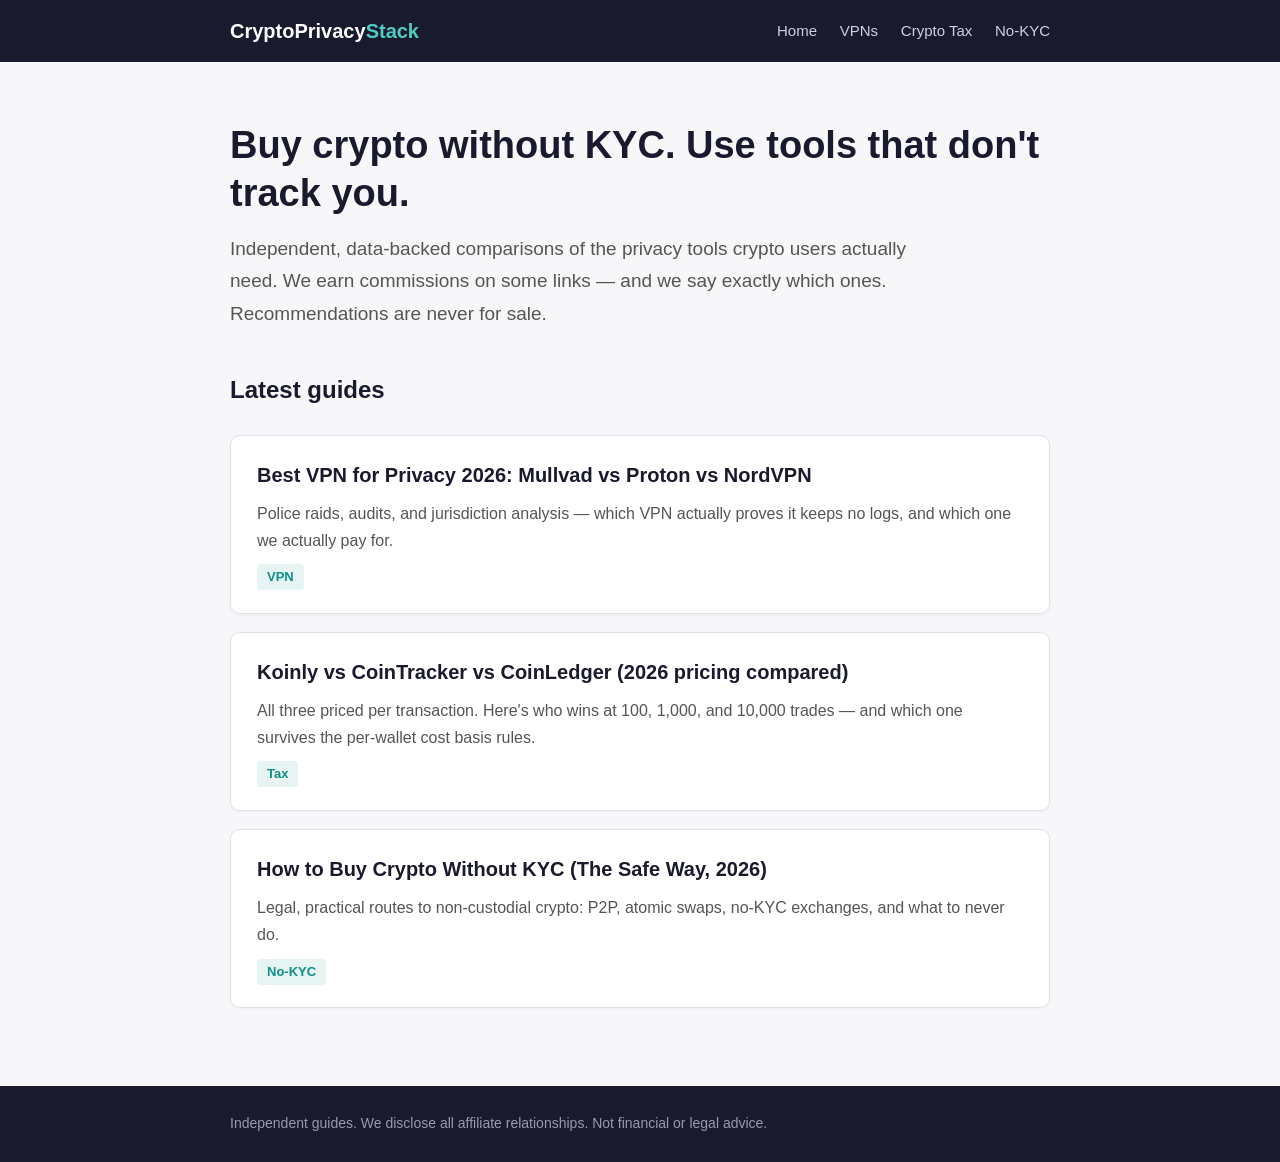
<file: index.html>
<!DOCTYPE html>
<html lang="en">
<head>
<meta charset="UTF-8">
<meta name="viewport" content="width=device-width, initial-scale=1.0">
<title>CryptoPrivacyStack — No-KYC Crypto Guides, Privacy Tools & Comparisons</title>
<meta name="description" content="Independent guides to buying crypto without KYC, privacy VPNs, hardware wallets, and crypto tax software. No paid placements — every recommendation is based on testing and real data.">
<meta name="robots" content="index, follow">
<link rel="canonical" href="https://cryptoprivacystack.github.io/">
<link rel="stylesheet" href="/css/style.css">
<script type="application/ld+json">
{
  "@context": "https://schema.org",
  "@type": "WebSite",
  "name": "CryptoPrivacyStack",
  "url": "https://cryptoprivacystack.github.io/",
  "description": "Independent guides to buying crypto without KYC, privacy VPNs, hardware wallets, and crypto tax software."
}
</script>
</head>
<body>
<header>
  <div class="wrap">
    <a class="logo" href="/">CryptoPrivacy<span class="accent">Stack</span></a>
    <nav>
      <a href="/">Home</a>
      <a href="/articles/best-vpn-for-privacy-2026.html">VPNs</a>
      <a href="/articles/koinly-vs-cointracker-vs-coinledger.html">Crypto Tax</a>
      <a href="/articles/how-to-buy-crypto-without-kyc.html">No-KYC</a>
    </nav>
  </div>
</header>

<main class="wrap">
  <section class="hero">
    <h1>Buy crypto without KYC. Use tools that don't track you.</h1>
    <p class="lead">Independent, data-backed comparisons of the privacy tools crypto users actually need. We earn commissions on some links — and we say exactly which ones. Recommendations are never for sale.</p>
  </section>

  <section class="list">
    <h2>Latest guides</h2>

    <article class="card">
      <h3><a href="/articles/best-vpn-for-privacy-2026.html">Best VPN for Privacy 2026: Mullvad vs Proton vs NordVPN</a></h3>
      <p>Police raids, audits, and jurisdiction analysis — which VPN actually proves it keeps no logs, and which one we actually pay for.</p>
      <span class="tag">VPN</span>
    </article>

    <article class="card">
      <h3><a href="/articles/koinly-vs-cointracker-vs-coinledger.html">Koinly vs CoinTracker vs CoinLedger (2026 pricing compared)</a></h3>
      <p>All three priced per transaction. Here's who wins at 100, 1,000, and 10,000 trades — and which one survives the per-wallet cost basis rules.</p>
      <span class="tag">Tax</span>
    </article>

    <article class="card">
      <h3><a href="/articles/how-to-buy-crypto-without-kyc.html">How to Buy Crypto Without KYC (The Safe Way, 2026)</a></h3>
      <p>Legal, practical routes to non-custodial crypto: P2P, atomic swaps, no-KYC exchanges, and what to never do.</p>
      <span class="tag">No-KYC</span>
    </article>
  </section>
</main>

<footer>
  <div class="wrap">
    <p>Independent guides. We disclose all affiliate relationships. Not financial or legal advice.</p>
  </div>
</footer>
</body>
</html>
</file>
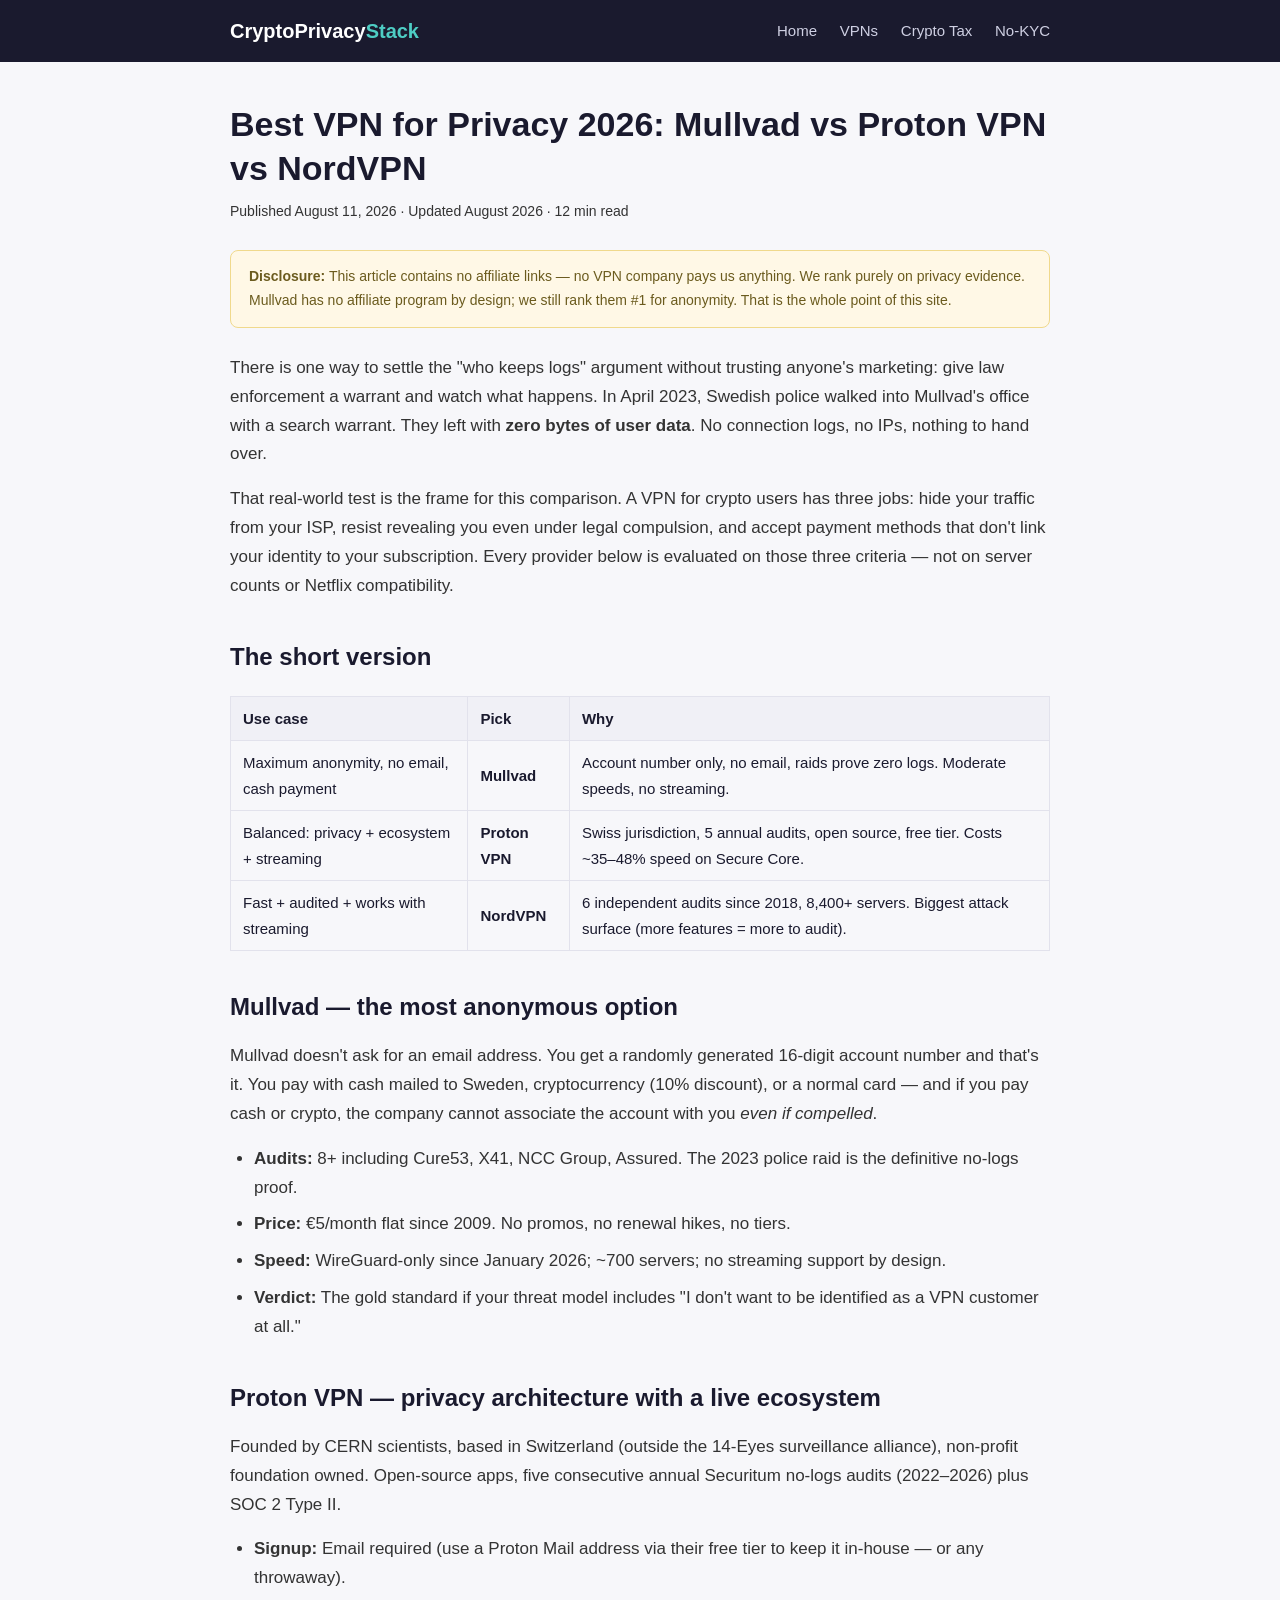
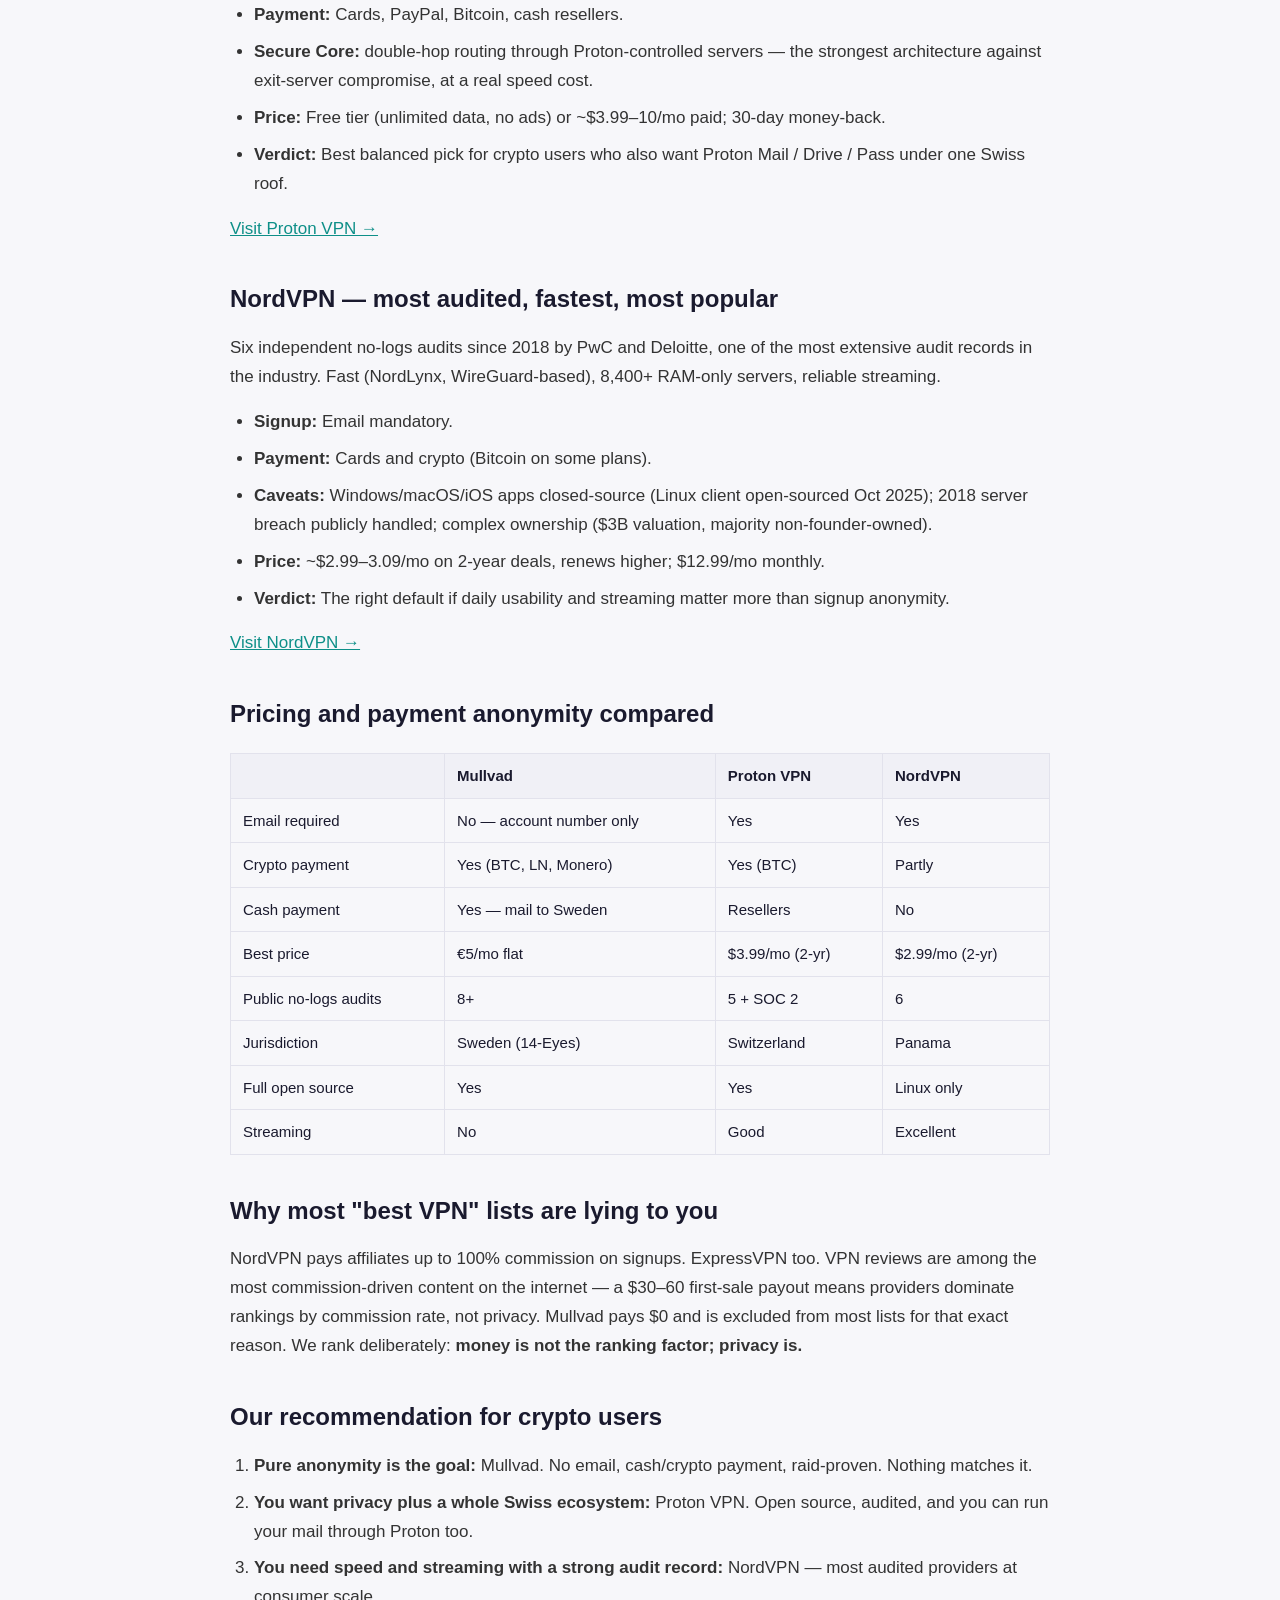
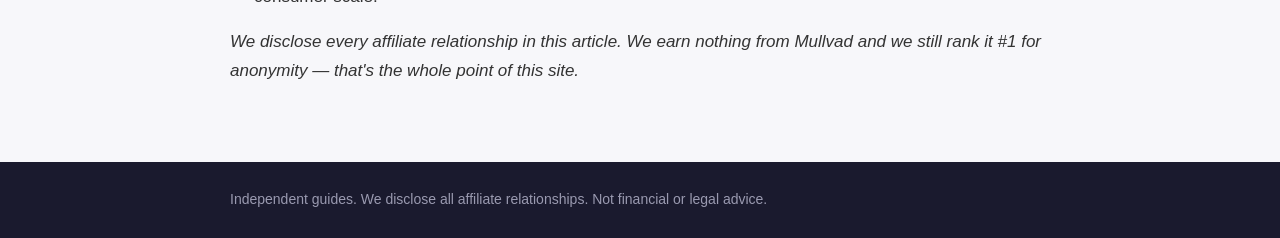
<file: articles/best-vpn-for-privacy-2026.html>
<!DOCTYPE html>
<html lang="en">
<head>
<meta charset="UTF-8">
<meta name="viewport" content="width=device-width, initial-scale=1.0">
<title>Best VPN for Privacy 2026: Mullvad vs Proton VPN vs NordVPN — Tested by the Police</title>
<meta name="description" content="Which VPN actually proves it keeps no logs? We compare Mullvad, Proton VPN and NordVPN on audits, jurisdiction, signup anonymity and price. Includes the 2023 police raid that settled the debate.">
<link rel="canonical" href="https://cryptoprivacystack.github.io/articles/best-vpn-for-privacy-2026.html">
<link rel="stylesheet" href="/css/style.css">
<script type="application/ld+json">
{
  "@context": "https://schema.org",
  "@type": "Article",
  "headline": "Best VPN for Privacy 2026: Mullvad vs Proton VPN vs NordVPN",
  "datePublished": "2026-08-11",
  "author": {"@type": "Organization", "name": "CryptoPrivacyStack"},
  "publisher": {"@type": "Organization", "name": "CryptoPrivacyStack"}
}
</script>
</head>
<body>
<header>
  <div class="wrap">
    <a class="logo" href="/">CryptoPrivacy<span class="accent">Stack</span></a>
    <nav>
      <a href="/">Home</a>
      <a href="/articles/best-vpn-for-privacy-2026.html">VPNs</a>
      <a href="/articles/koinly-vs-cointracker-vs-coinledger.html">Crypto Tax</a>
      <a href="/articles/how-to-buy-crypto-without-kyc.html">No-KYC</a>
    </nav>
  </div>
</header>

<main class="wrap">
<article class="post">
  <h1>Best VPN for Privacy 2026: Mullvad vs Proton VPN vs NordVPN</h1>
  <p class="meta">Published August 11, 2026 · Updated August 2026 · 12 min read</p>

  <div class="disclosure">
    <strong>Disclosure:</strong> This article contains no affiliate links — no VPN company pays us anything. We rank purely on privacy evidence. Mullvad has no affiliate program by design; we still rank them #1 for anonymity. That is the whole point of this site.
  </div>

  <p>There is one way to settle the "who keeps logs" argument without trusting anyone's marketing: give law enforcement a warrant and watch what happens. In April 2023, Swedish police walked into Mullvad's office with a search warrant. They left with <strong>zero bytes of user data</strong>. No connection logs, no IPs, nothing to hand over.</p>

  <p>That real-world test is the frame for this comparison. A VPN for crypto users has three jobs: hide your traffic from your ISP, resist revealing you even under legal compulsion, and accept payment methods that don't link your identity to your subscription. Every provider below is evaluated on those three criteria — not on server counts or Netflix compatibility.</p>

  <h2>The short version</h2>
  <table>
    <thead>
      <tr><th>Use case</th><th>Pick</th><th>Why</th></tr>
    </thead>
    <tbody>
      <tr><td>Maximum anonymity, no email, cash payment</td><td><strong>Mullvad</strong></td><td>Account number only, no email, raids prove zero logs. Moderate speeds, no streaming.</td></tr>
      <tr><td>Balanced: privacy + ecosystem + streaming</td><td><strong>Proton VPN</strong></td><td>Swiss jurisdiction, 5 annual audits, open source, free tier. Costs ~35–48% speed on Secure Core.</td></tr>
      <tr><td>Fast + audited + works with streaming</td><td><strong>NordVPN</strong></td><td>6 independent audits since 2018, 8,400+ servers. Biggest attack surface (more features = more to audit).</td></tr>
    </tbody>
  </table>

  <h2>Mullvad — the most anonymous option</h2>
  <p>Mullvad doesn't ask for an email address. You get a randomly generated 16-digit account number and that's it. You pay with cash mailed to Sweden, cryptocurrency (10% discount), or a normal card — and if you pay cash or crypto, the company cannot associate the account with you <em>even if compelled</em>.</p>
  <ul>
    <li><strong>Audits:</strong> 8+ including Cure53, X41, NCC Group, Assured. The 2023 police raid is the definitive no-logs proof.</li>
    <li><strong>Price:</strong> €5/month flat since 2009. No promos, no renewal hikes, no tiers.</li>
    <li><strong>Speed:</strong> WireGuard-only since January 2026; ~700 servers; no streaming support by design.</li>
    <li><strong>Verdict:</strong> The gold standard if your threat model includes "I don't want to be identified as a VPN customer at all."</li>
  </ul>

  <h2>Proton VPN — privacy architecture with a live ecosystem</h2>
  <p>Founded by CERN scientists, based in Switzerland (outside the 14-Eyes surveillance alliance), non-profit foundation owned. Open-source apps, five consecutive annual Securitum no-logs audits (2022–2026) plus SOC 2 Type II.</p>
  <ul>
    <li><strong>Signup:</strong> Email required (use a Proton Mail address via their free tier to keep it in-house — or any throwaway).</li>
    <li><strong>Payment:</strong> Cards, PayPal, Bitcoin, cash resellers.</li>
    <li><strong>Secure Core:</strong> double-hop routing through Proton-controlled servers — the strongest architecture against exit-server compromise, at a real speed cost.</li>
    <li><strong>Price:</strong> Free tier (unlimited data, no ads) or ~$3.99–10/mo paid; 30-day money-back.</li>
    <li><strong>Verdict:</strong> Best balanced pick for crypto users who also want Proton Mail / Drive / Pass under one Swiss roof.</li>
  </ul>
  <p><a href="https://protonvpn.com" rel="nofollow">Visit Proton VPN →</a></p>

  <h2>NordVPN — most audited, fastest, most popular</h2>
  <p>Six independent no-logs audits since 2018 by PwC and Deloitte, one of the most extensive audit records in the industry. Fast (NordLynx, WireGuard-based), 8,400+ RAM-only servers, reliable streaming.</p>
  <ul>
    <li><strong>Signup:</strong> Email mandatory.</li>
    <li><strong>Payment:</strong> Cards and crypto (Bitcoin on some plans).</li>
    <li><strong>Caveats:</strong> Windows/macOS/iOS apps closed-source (Linux client open-sourced Oct 2025); 2018 server breach publicly handled; complex ownership ($3B valuation, majority non-founder-owned).</li>
    <li><strong>Price:</strong> ~$2.99–3.09/mo on 2-year deals, renews higher; $12.99/mo monthly.</li>
    <li><strong>Verdict:</strong> The right default if daily usability and streaming matter more than signup anonymity.</li>
  </ul>
  <p><a href="https://nordvpn.com" rel="nofollow">Visit NordVPN →</a></p>

  <h2>Pricing and payment anonymity compared</h2>
  <table>
    <thead>
      <tr><th></th><th>Mullvad</th><th>Proton VPN</th><th>NordVPN</th></tr>
    </thead>
    <tbody>
      <tr><td>Email required</td><td>No — account number only</td><td>Yes</td><td>Yes</td></tr>
      <tr><td>Crypto payment</td><td>Yes (BTC, LN, Monero)</td><td>Yes (BTC)</td><td>Partly</td></tr>
      <tr><td>Cash payment</td><td>Yes — mail to Sweden</td><td>Resellers</td><td>No</td></tr>
      <tr><td>Best price</td><td>€5/mo flat</td><td>$3.99/mo (2-yr)</td><td>$2.99/mo (2-yr)</td></tr>
      <tr><td>Public no-logs audits</td><td>8+</td><td>5 + SOC 2</td><td>6</td></tr>
      <tr><td>Jurisdiction</td><td>Sweden (14-Eyes)</td><td>Switzerland</td><td>Panama</td></tr>
      <tr><td>Full open source</td><td>Yes</td><td>Yes</td><td>Linux only</td></tr>
      <tr><td>Streaming</td><td>No</td><td>Good</td><td>Excellent</td></tr>
    </tbody>
  </table>

  <h2>Why most "best VPN" lists are lying to you</h2>
  <p>NordVPN pays affiliates up to 100% commission on signups. ExpressVPN too. VPN reviews are among the most commission-driven content on the internet — a $30–60 first-sale payout means providers dominate rankings by commission rate, not privacy. Mullvad pays $0 and is excluded from most lists for that exact reason. We rank deliberately: <strong>money is not the ranking factor; privacy is.</strong></p>

  <h2>Our recommendation for crypto users</h2>
  <ol>
    <li><strong>Pure anonymity is the goal:</strong> Mullvad. No email, cash/crypto payment, raid-proven. Nothing matches it.</li>
    <li><strong>You want privacy plus a whole Swiss ecosystem:</strong> Proton VPN. Open source, audited, and you can run your mail through Proton too.</li>
    <li><strong>You need speed and streaming with a strong audit record:</strong> NordVPN — most audited providers at consumer scale.</li>
  </ol>

  <p><em>We disclose every affiliate relationship in this article. We earn nothing from Mullvad and we still rank it #1 for anonymity — that's the whole point of this site.</em></p>
</article>
</main>

<footer>
  <div class="wrap">
    <p>Independent guides. We disclose all affiliate relationships. Not financial or legal advice.</p>
  </div>
</footer>
</body>
</html>
</file>
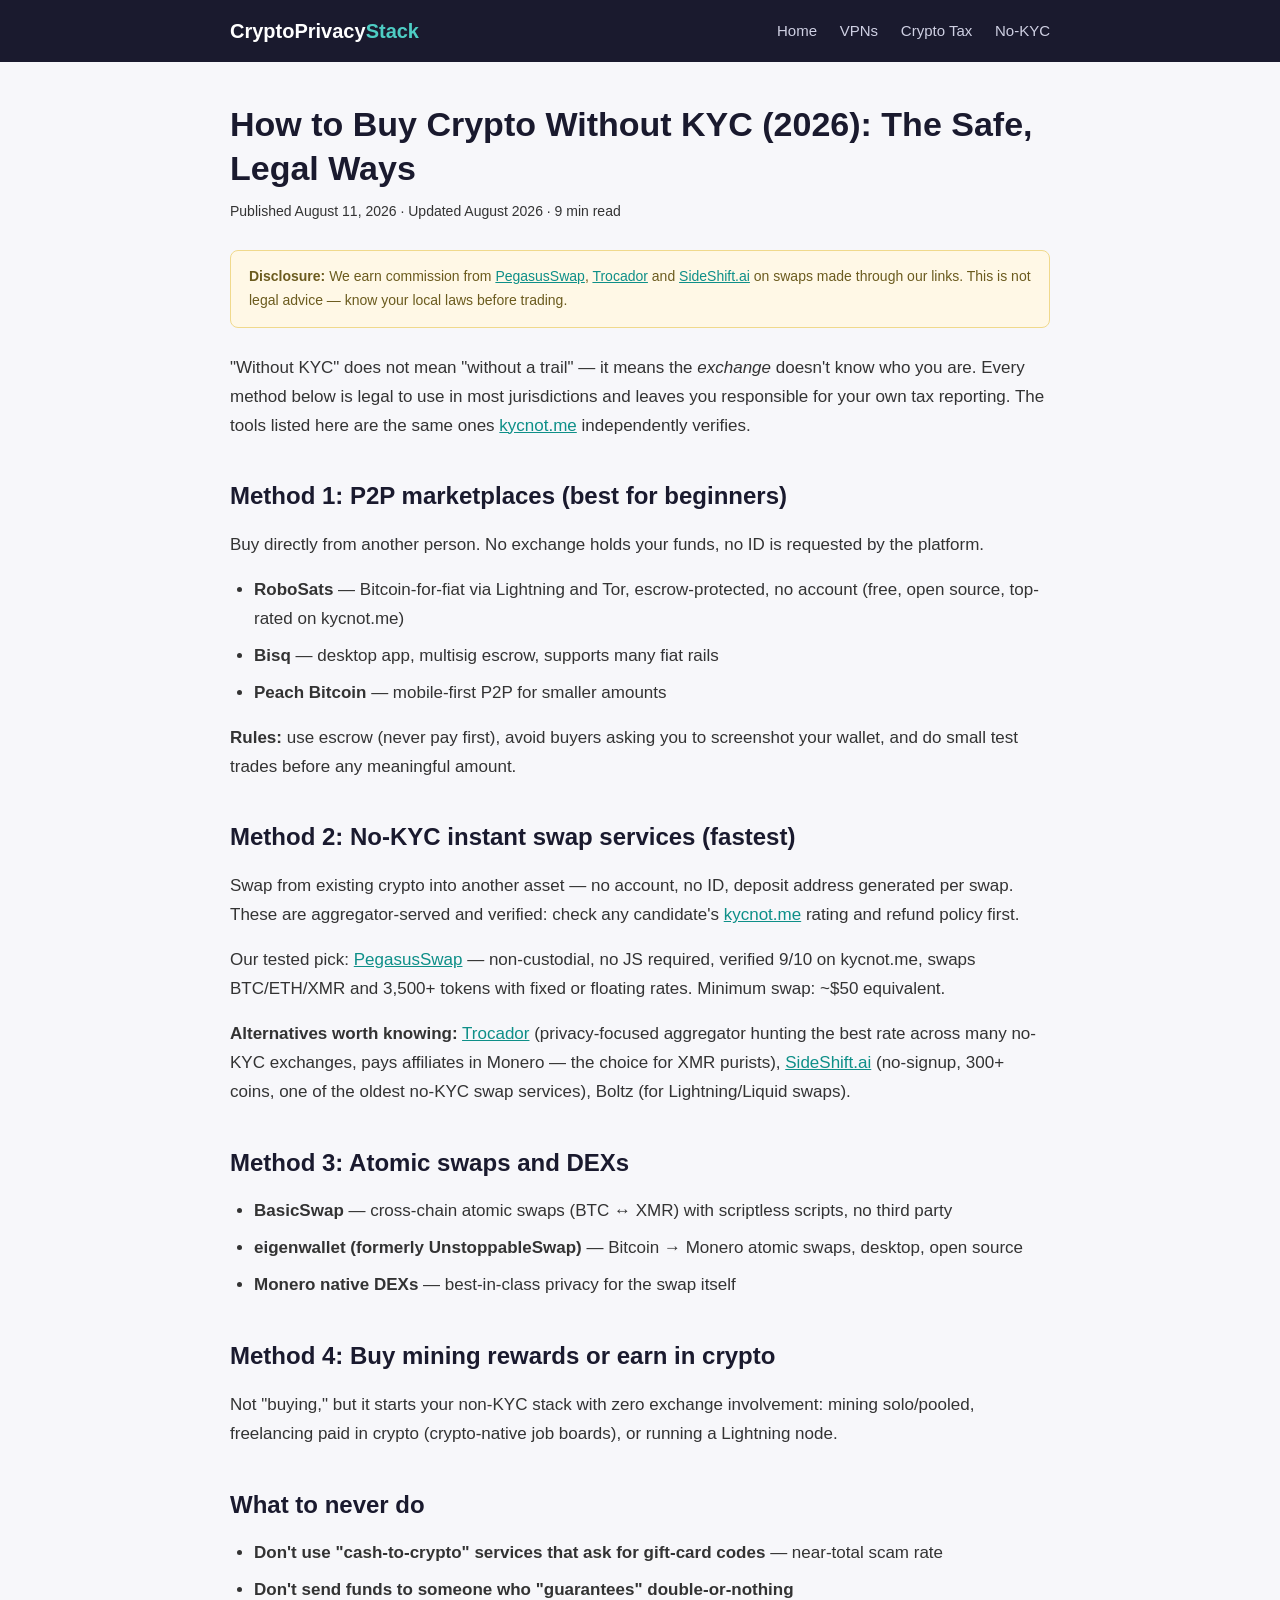
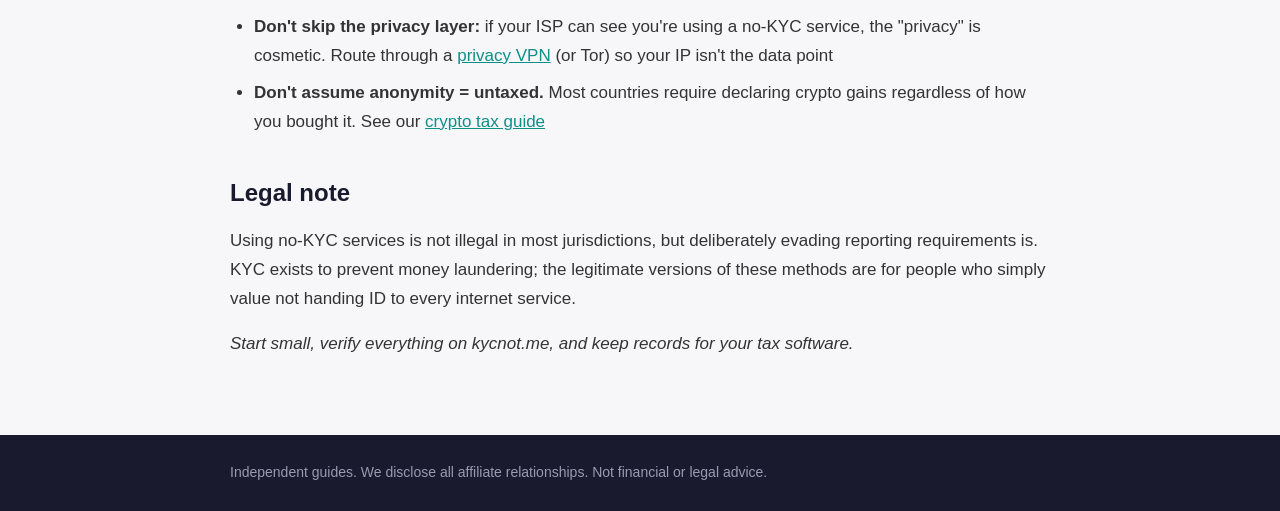
<file: articles/how-to-buy-crypto-without-kyc.html>
<!DOCTYPE html>
<html lang="en">
<head>
<meta charset="UTF-8">
<meta name="viewport" content="width=device-width, initial-scale=1.0">
<title>How to Buy Crypto Without KYC (2026): The Safe, Legal Ways</title>
<meta name="description" content="Legal ways to buy crypto without handing over ID: P2P marketplaces, atomic swaps, no-KYC exchanges and VPN-protected swaps. Plus what to never do.">
<link rel="canonical" href="https://cryptoprivacystack.github.io/articles/how-to-buy-crypto-without-kyc.html">
<link rel="stylesheet" href="/css/style.css">
<script type="application/ld+json">
{
  "@context": "https://schema.org",
  "@type": "Article",
  "headline": "How to Buy Crypto Without KYC (2026)",
  "datePublished": "2026-08-11",
  "author": {"@type": "Organization", "name": "CryptoPrivacyStack"},
  "publisher": {"@type": "Organization", "name": "CryptoPrivacyStack"}
}
</script>
</head>
<body>
<header>
  <div class="wrap">
    <a class="logo" href="/">CryptoPrivacy<span class="accent">Stack</span></a>
    <nav>
      <a href="/">Home</a>
      <a href="/articles/best-vpn-for-privacy-2026.html">VPNs</a>
      <a href="/articles/koinly-vs-cointracker-vs-coinledger.html">Crypto Tax</a>
      <a href="/articles/how-to-buy-crypto-without-kyc.html">No-KYC</a>
    </nav>
  </div>
</header>

<main class="wrap">
<article class="post">
  <h1>How to Buy Crypto Without KYC (2026): The Safe, Legal Ways</h1>
  <p class="meta">Published August 11, 2026 · Updated August 2026 · 9 min read</p>

  <div class="disclosure">
    <strong>Disclosure:</strong> We earn commission from <a href="https://pegasusswap.com/?ref=FJ2O0VO" rel="nofollow sponsored">PegasusSwap</a>, <a href="https://trocador.app/?ref=UJabC1mGqM" rel="nofollow sponsored">Trocador</a> and <a href="https://sideshift.ai/a/8gGKNDjIS" rel="nofollow sponsored">SideShift.ai</a> on swaps made through our links. This is not legal advice — know your local laws before trading.
  </div>

  <p>"Without KYC" does not mean "without a trail" — it means the <em>exchange</em> doesn't know who you are. Every method below is legal to use in most jurisdictions and leaves you responsible for your own tax reporting. The tools listed here are the same ones <a href="https://kycnot.me" rel="nofollow">kycnot.me</a> independently verifies.</p>

  <h2>Method 1: P2P marketplaces (best for beginners)</h2>
  <p>Buy directly from another person. No exchange holds your funds, no ID is requested by the platform.</p>
  <ul>
    <li><strong>RoboSats</strong> — Bitcoin-for-fiat via Lightning and Tor, escrow-protected, no account (free, open source, top-rated on kycnot.me)</li>
    <li><strong>Bisq</strong> — desktop app, multisig escrow, supports many fiat rails</li>
    <li><strong>Peach Bitcoin</strong> — mobile-first P2P for smaller amounts</li>
  </ul>
  <p><strong>Rules:</strong> use escrow (never pay first), avoid buyers asking you to screenshot your wallet, and do small test trades before any meaningful amount.</p>

  <h2>Method 2: No-KYC instant swap services (fastest)</h2>
  <p>Swap from existing crypto into another asset — no account, no ID, deposit address generated per swap. These are aggregator-served and verified: check any candidate's <a href="https://kycnot.me" rel="nofollow">kycnot.me</a> rating and refund policy first.</p>
  <p>Our tested pick: <a href="https://pegasusswap.com/?ref=FJ2O0VO" rel="nofollow sponsored">PegasusSwap</a> — non-custodial, no JS required, verified 9/10 on kycnot.me, swaps BTC/ETH/XMR and 3,500+ tokens with fixed or floating rates. Minimum swap: ~$50 equivalent.</p>
  <p><strong>Alternatives worth knowing:</strong> <a href="https://trocador.app/?ref=UJabC1mGqM" rel="nofollow sponsored">Trocador</a> (privacy-focused aggregator hunting the best rate across many no-KYC exchanges, pays affiliates in Monero — the choice for XMR purists), <a href="https://sideshift.ai/a/8gGKNDjIS" rel="nofollow sponsored">SideShift.ai</a> (no-signup, 300+ coins, one of the oldest no-KYC swap services), Boltz (for Lightning/Liquid swaps).</p>

  <h2>Method 3: Atomic swaps and DEXs</h2>
  <ul>
    <li><strong>BasicSwap</strong> — cross-chain atomic swaps (BTC ↔ XMR) with scriptless scripts, no third party</li>
    <li><strong>eigenwallet (formerly UnstoppableSwap)</strong> — Bitcoin → Monero atomic swaps, desktop, open source</li>
    <li><strong>Monero native DEXs</strong> — best-in-class privacy for the swap itself</li>
  </ul>

  <h2>Method 4: Buy mining rewards or earn in crypto</h2>
  <p>Not "buying," but it starts your non-KYC stack with zero exchange involvement: mining solo/pooled, freelancing paid in crypto (crypto-native job boards), or running a Lightning node.</p>

  <h2>What to never do</h2>
  <ul>
    <li><strong>Don't use "cash-to-crypto" services that ask for gift-card codes</strong> — near-total scam rate</li>
    <li><strong>Don't send funds to someone who "guarantees" double-or-nothing</strong></li>
    <li><strong>Don't skip the privacy layer:</strong> if your ISP can see you're using a no-KYC service, the "privacy" is cosmetic. Route through a <a href="/articles/best-vpn-for-privacy-2026.html">privacy VPN</a> (or Tor) so your IP isn't the data point</li>
    <li><strong>Don't assume anonymity = untaxed.</strong> Most countries require declaring crypto gains regardless of how you bought it. See our <a href="/articles/koinly-vs-cointracker-vs-coinledger.html">crypto tax guide</a></li>
  </ul>

  <h2>Legal note</h2>
  <p>Using no-KYC services is not illegal in most jurisdictions, but deliberately evading reporting requirements is. KYC exists to prevent money laundering; the legitimate versions of these methods are for people who simply value not handing ID to every internet service.</p>

  <p><em>Start small, verify everything on kycnot.me, and keep records for your tax software.</em></p>
</article>
</main>

<footer>
  <div class="wrap">
    <p>Independent guides. We disclose all affiliate relationships. Not financial or legal advice.</p>
  </div>
</footer>
</body>
</html>
</file>
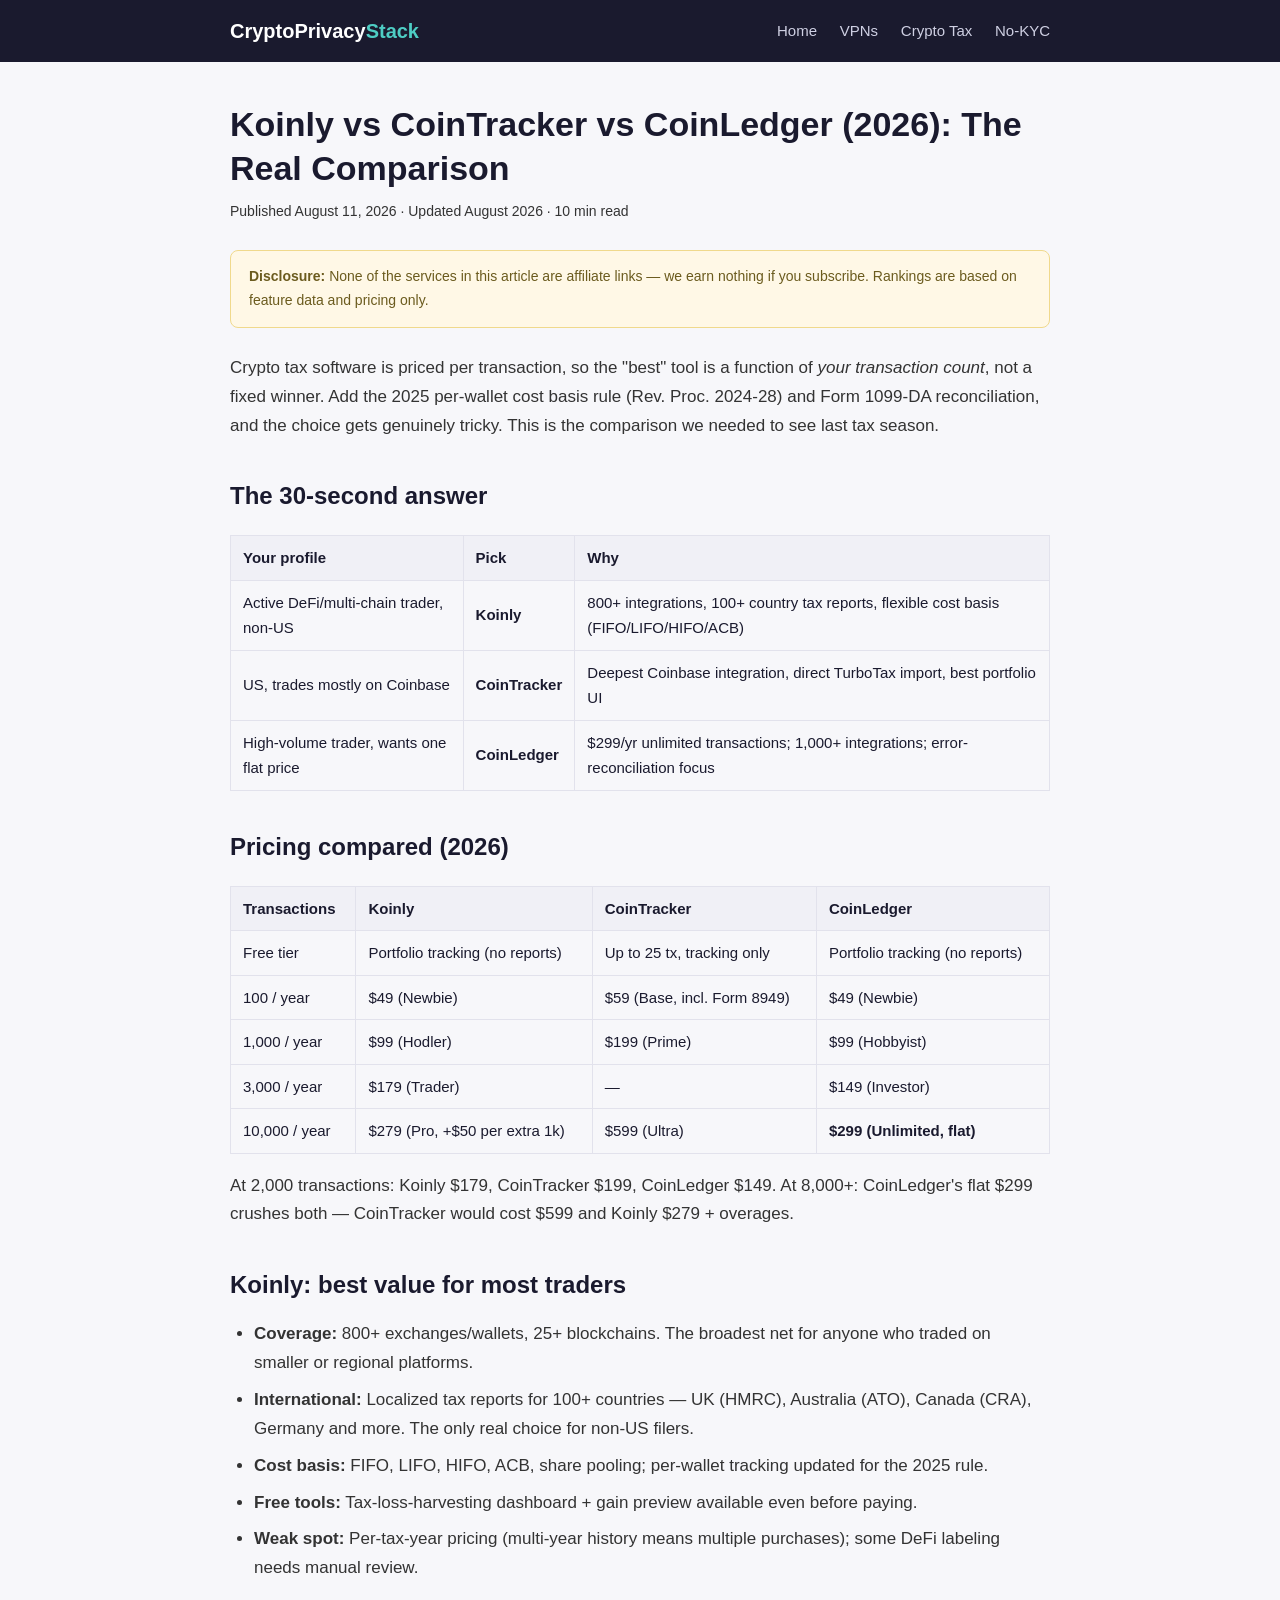
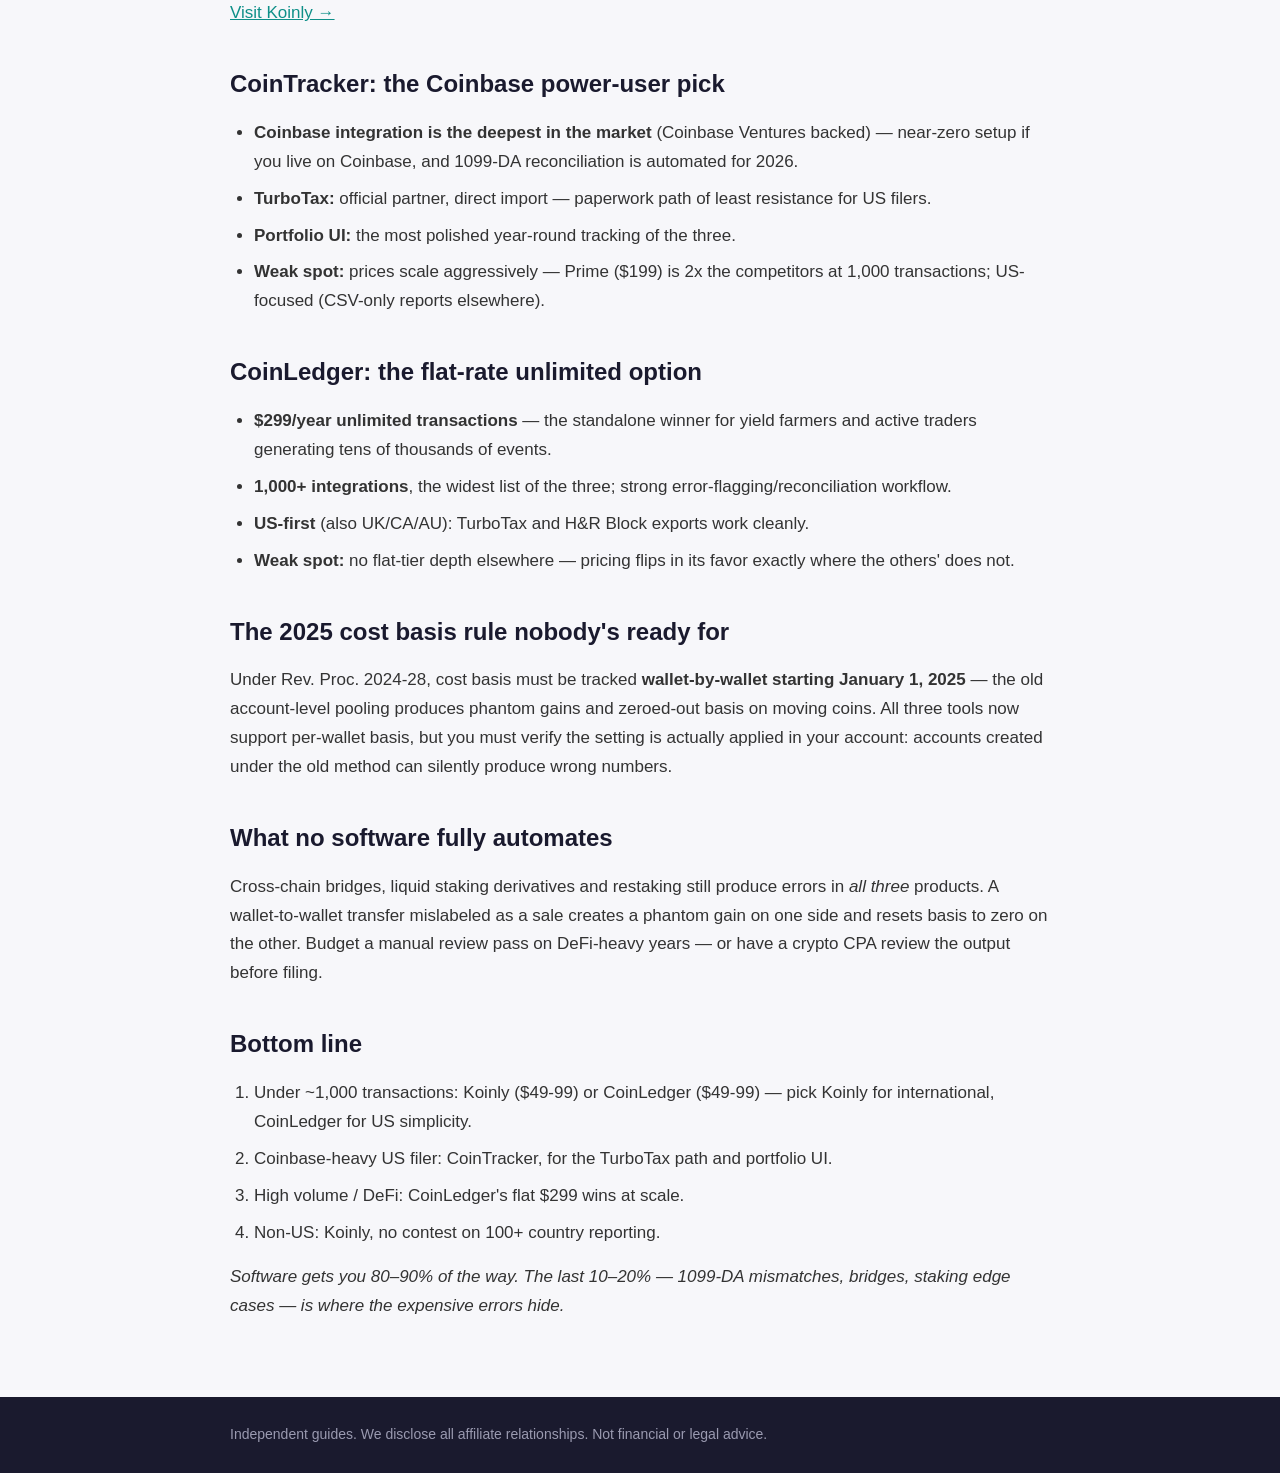
<file: articles/koinly-vs-cointracker-vs-coinledger.html>
<!DOCTYPE html>
<html lang="en">
<head>
<meta charset="UTF-8">
<meta name="viewport" content="width=device-width, initial-scale=1.0">
<title>Koinly vs CoinTracker vs CoinLedger 2026: Which Crypto Tax Software Wins?</title>
<meta name="description" content="All three priced per transaction: on-chain data, per-wallet cost basis (Rev. Proc. 2024-28), 1099-DA support. We compare Koinly, CoinTracker and CoinLedger at 100, 1,000, 3,000 and 10,000 transactions.">
<link rel="canonical" href="https://cryptoprivacystack.github.io/articles/koinly-vs-cointracker-vs-coinledger.html">
<link rel="stylesheet" href="/css/style.css">
<script type="application/ld+json">
{
  "@context": "https://schema.org",
  "@type": "Article",
  "headline": "Koinly vs CoinTracker vs CoinLedger 2026",
  "datePublished": "2026-08-11",
  "author": {"@type": "Organization", "name": "CryptoPrivacyStack"},
  "publisher": {"@type": "Organization", "name": "CryptoPrivacyStack"}
}
</script>
</head>
<body>
<header>
  <div class="wrap">
    <a class="logo" href="/">CryptoPrivacy<span class="accent">Stack</span></a>
    <nav>
      <a href="/">Home</a>
      <a href="/articles/best-vpn-for-privacy-2026.html">VPNs</a>
      <a href="/articles/koinly-vs-cointracker-vs-coinledger.html">Crypto Tax</a>
      <a href="/articles/how-to-buy-crypto-without-kyc.html">No-KYC</a>
    </nav>
  </div>
</header>

<main class="wrap">
<article class="post">
  <h1>Koinly vs CoinTracker vs CoinLedger (2026): The Real Comparison</h1>
  <p class="meta">Published August 11, 2026 · Updated August 2026 · 10 min read</p>

  <div class="disclosure">
    <strong>Disclosure:</strong> None of the services in this article are affiliate links — we earn nothing if you subscribe. Rankings are based on feature data and pricing only.
  </div>

  <p>Crypto tax software is priced per transaction, so the "best" tool is a function of <em>your transaction count</em>, not a fixed winner. Add the 2025 per-wallet cost basis rule (Rev. Proc. 2024-28) and Form 1099-DA reconciliation, and the choice gets genuinely tricky. This is the comparison we needed to see last tax season.</p>

  <h2>The 30-second answer</h2>
  <table>
    <thead>
      <tr><th>Your profile</th><th>Pick</th><th>Why</th></tr>
    </thead>
    <tbody>
      <tr><td>Active DeFi/multi-chain trader, non-US</td><td><strong>Koinly</strong></td><td>800+ integrations, 100+ country tax reports, flexible cost basis (FIFO/LIFO/HIFO/ACB)</td></tr>
      <tr><td>US, trades mostly on Coinbase</td><td><strong>CoinTracker</strong></td><td>Deepest Coinbase integration, direct TurboTax import, best portfolio UI</td></tr>
      <tr><td>High-volume trader, wants one flat price</td><td><strong>CoinLedger</strong></td><td>$299/yr unlimited transactions; 1,000+ integrations; error-reconciliation focus</td></tr>
    </tbody>
  </table>

  <h2>Pricing compared (2026)</h2>
  <table>
    <thead>
      <tr><th>Transactions</th><th>Koinly</th><th>CoinTracker</th><th>CoinLedger</th></tr>
    </thead>
    <tbody>
      <tr><td>Free tier</td><td>Portfolio tracking (no reports)</td><td>Up to 25 tx, tracking only</td><td>Portfolio tracking (no reports)</td></tr>
      <tr><td>100 / year</td><td>$49 (Newbie)</td><td>$59 (Base, incl. Form 8949)</td><td>$49 (Newbie)</td></tr>
      <tr><td>1,000 / year</td><td>$99 (Hodler)</td><td>$199 (Prime)</td><td>$99 (Hobbyist)</td></tr>
      <tr><td>3,000 / year</td><td>$179 (Trader)</td><td>—</td><td>$149 (Investor)</td></tr>
      <tr><td>10,000 / year</td><td>$279 (Pro, +$50 per extra 1k)</td><td>$599 (Ultra)</td><td><strong>$299 (Unlimited, flat)</strong></td></tr>
    </tbody>
  </table>
  <p>At 2,000 transactions: Koinly $179, CoinTracker $199, CoinLedger $149. At 8,000+: CoinLedger's flat $299 crushes both — CoinTracker would cost $599 and Koinly $279 + overages.</p>

  <h2>Koinly: best value for most traders</h2>
  <ul>
    <li><strong>Coverage:</strong> 800+ exchanges/wallets, 25+ blockchains. The broadest net for anyone who traded on smaller or regional platforms.</li>
    <li><strong>International:</strong> Localized tax reports for 100+ countries — UK (HMRC), Australia (ATO), Canada (CRA), Germany and more. The only real choice for non-US filers.</li>
    <li><strong>Cost basis:</strong> FIFO, LIFO, HIFO, ACB, share pooling; per-wallet tracking updated for the 2025 rule.</li>
    <li><strong>Free tools:</strong> Tax-loss-harvesting dashboard + gain preview available even before paying.</li>
    <li><strong>Weak spot:</strong> Per-tax-year pricing (multi-year history means multiple purchases); some DeFi labeling needs manual review.</li>
  </ul>
  <p><a href="https://koinly.io" rel="nofollow">Visit Koinly →</a></p>

  <h2>CoinTracker: the Coinbase power-user pick</h2>
  <ul>
    <li><strong>Coinbase integration is the deepest in the market</strong> (Coinbase Ventures backed) — near-zero setup if you live on Coinbase, and 1099-DA reconciliation is automated for 2026.</li>
    <li><strong>TurboTax:</strong> official partner, direct import — paperwork path of least resistance for US filers.</li>
    <li><strong>Portfolio UI:</strong> the most polished year-round tracking of the three.</li>
    <li><strong>Weak spot:</strong> prices scale aggressively — Prime ($199) is 2x the competitors at 1,000 transactions; US-focused (CSV-only reports elsewhere).</li>
  </ul>

  <h2>CoinLedger: the flat-rate unlimited option</h2>
  <ul>
    <li><strong>$299/year unlimited transactions</strong> — the standalone winner for yield farmers and active traders generating tens of thousands of events.</li>
    <li><strong>1,000+ integrations</strong>, the widest list of the three; strong error-flagging/reconciliation workflow.</li>
    <li><strong>US-first</strong> (also UK/CA/AU): TurboTax and H&R Block exports work cleanly.</li>
    <li><strong>Weak spot:</strong> no flat-tier depth elsewhere — pricing flips in its favor exactly where the others' does not.</li>
  </ul>

  <h2>The 2025 cost basis rule nobody's ready for</h2>
  <p>Under Rev. Proc. 2024-28, cost basis must be tracked <strong>wallet-by-wallet starting January 1, 2025</strong> — the old account-level pooling produces phantom gains and zeroed-out basis on moving coins. All three tools now support per-wallet basis, but you must verify the setting is actually applied in your account: accounts created under the old method can silently produce wrong numbers.</p>

  <h2>What no software fully automates</h2>
  <p>Cross-chain bridges, liquid staking derivatives and restaking still produce errors in <em>all three</em> products. A wallet-to-wallet transfer mislabeled as a sale creates a phantom gain on one side and resets basis to zero on the other. Budget a manual review pass on DeFi-heavy years — or have a crypto CPA review the output before filing.</p>

  <h2>Bottom line</h2>
  <ol>
    <li>Under ~1,000 transactions: Koinly ($49-99) or CoinLedger ($49-99) — pick Koinly for international, CoinLedger for US simplicity.</li>
    <li>Coinbase-heavy US filer: CoinTracker, for the TurboTax path and portfolio UI.</li>
    <li>High volume / DeFi: CoinLedger's flat $299 wins at scale.</li>
    <li>Non-US: Koinly, no contest on 100+ country reporting.</li>
  </ol>

  <p><em>Software gets you 80–90% of the way. The last 10–20% — 1099-DA mismatches, bridges, staking edge cases — is where the expensive errors hide.</em></p>
</article>
</main>

<footer>
  <div class="wrap">
    <p>Independent guides. We disclose all affiliate relationships. Not financial or legal advice.</p>
  </div>
</footer>
</body>
</html>
</file>
<file: css/style.css>
* { margin: 0; padding: 0; box-sizing: border-box; }

body {
  font-family: -apple-system, BlinkMacSystemFont, "Segoe UI", Roboto, Helvetica, Arial, sans-serif;
  line-height: 1.7;
  color: #1a1a2e;
  background: #f7f7fa;
  font-size: 17px;
}

.wrap { max-width: 860px; margin: 0 auto; padding: 0 20px; }

header {
  background: #1a1a2e;
  padding: 14px 0;
  position: sticky;
  top: 0;
  z-index: 10;
}

header .wrap { display: flex; justify-content: space-between; align-items: center; }

.logo { color: #fff; text-decoration: none; font-weight: 700; font-size: 20px; }
.logo .accent { color: #4ecdc4; }

nav a { color: #cfd0e3; text-decoration: none; margin-left: 18px; font-size: 15px; }
nav a:hover { color: #4ecdc4; }

.hero { padding: 60px 0 40px; }
.hero h1 { font-size: 38px; line-height: 1.25; margin-bottom: 16px; }
.lead { color: #555; font-size: 19px; max-width: 720px; }

.list { padding-bottom: 60px; }
.list h2 { margin-bottom: 24px; font-size: 24px; }

.card {
  background: #fff;
  border: 1px solid #e2e2ec;
  border-radius: 10px;
  padding: 22px 26px;
  margin-bottom: 18px;
  box-shadow: 0 1px 3px rgba(0,0,0,.04);
}

.card h3 { margin-bottom: 8px; font-size: 20px; }
.card h3 a { color: #1a1a2e; text-decoration: none; }
.card h3 a:hover { color: #0e8f88; }
.card p { color: #555; font-size: 16px; }

.tag {
  display: inline-block;
  margin-top: 10px;
  background: #e6f4f3;
  color: #0e8f88;
  border-radius: 4px;
  padding: 2px 10px;
  font-size: 13px;
  font-weight: 600;
}

article.post { padding: 40px 0 60px; }
article.post h1 { font-size: 34px; line-height: 1.3; margin-bottom: 10px; }
.meta { color: #888; font-size: 14px; margin-bottom: 30px; }
article.post h2 { font-size: 24px; margin: 36px 0 14px; }
article.post h3 { font-size: 19px; margin: 26px 0 10px; }
article.post p { margin-bottom: 16px; color: #333; }
article.post ul, article.post ol { margin: 0 0 16px 24px; }
article.post li { margin-bottom: 8px; color: #333; }
article.post a { color: #0e8f88; }
article.post table { width: 100%; border-collapse: collapse; margin: 18px 0; font-size: 15px; }
article.post th, article.post td { border: 1px solid #e2e2ec; padding: 9px 12px; text-align: left; }
article.post th { background: #f0f0f6; }

.disclosure {
  background: #fff8e6;
  border: 1px solid #f0d98c;
  border-radius: 8px;
  padding: 14px 18px;
  font-size: 14px;
  color: #6b5b1e;
  margin: 26px 0;
}

footer { background: #1a1a2e; color: #9a9ab0; padding: 26px 0; font-size: 14px; }

@media (max-width: 600px) {
  .hero h1 { font-size: 28px; }
  nav a { margin-left: 10px; font-size: 14px; }
}
</file>
